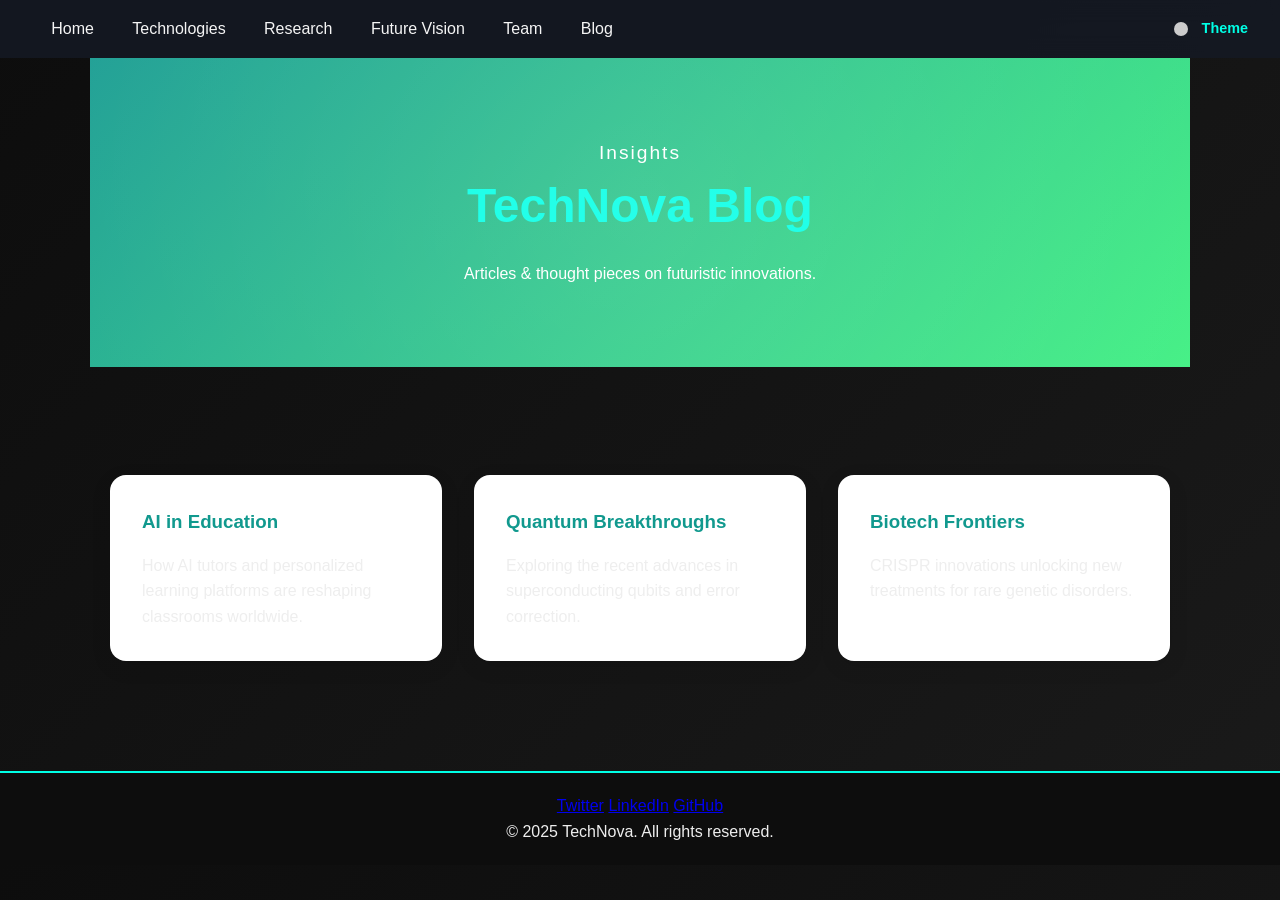
<file: blog.html>
<!DOCTYPE html>
<html lang="en">
<head>
  <meta charset="UTF-8">
  <meta name="viewport" content="width=device-width, initial-scale=1.0">
  <title>TechNova - Blog</title>
  <link rel="stylesheet" href="style.css">
  <style>
        /* === Navbar === */
    nav {
      display: flex;
      justify-content: center;
      align-items: center;
      background: rgba(20, 25, 35, 0.9);
      padding: 1rem 2rem;
      backdrop-filter: blur(12px);
      position: sticky;
      top: 0;
      z-index: 1000;
      animation: slideDown 1s ease forwards;
    }
    nav a {
      margin: 0 1.2rem;
      text-decoration: none;
      color: #f5f5f5;
      font-weight: 500;
      transition: color 0.3s ease, transform 0.2s;
      position: relative;
    }
    nav a::after {
      content: "";
      position: absolute;
      bottom: -5px;
      left: 0;
      width: 0%;
      height: 2px;
      background: #00d1ff;
      transition: width 0.3s;
    }
    nav a:hover {
      color: #00d1ff;
      transform: translateY(-2px);
    }
    nav a:hover::after {
      width: 100%;
    }

        /* Theme switch */
    .theme-switch {
      margin-left: auto;
      color: #ccc;
      cursor: pointer;
      font-size: 0.9rem;
    }
    .toggle-icon {
      display: inline-block;
      width: 14px;
      height: 14px;
      background: #ccc;
      border-radius: 50%;
      margin-right: 6px;
      transition: background 0.3s;
    }
    #theme-toggle:checked ~ nav .toggle-icon {
      background: #ffd93b;
    }
    #theme-toggle:checked ~ nav {
      background: rgba(245, 245, 245, 0.9);
    }
    #theme-toggle:checked ~ nav a {
      color: #222;
    }
    #theme-toggle:checked ~ .hero,
    #theme-toggle:checked ~ .tech-showcase,
    #theme-toggle:checked ~ footer {
      background: #fff;
      color: #222;
    }
    
    /* ===== Hero Styling ===== */
    .hero {
      background: linear-gradient(135deg, #11998e, #38ef7d);
      color: #fff;
      text-align: center;
      padding: 5rem 2rem;
      position: relative;
      overflow: hidden;
    }
    .hero::before {
      content: "";
      position: absolute;
      width: 300%;
      height: 300%;
      top: -100%;
      left: -100%;
      background: radial-gradient(circle, rgba(255,255,255,0.15) 0%, transparent 70%);
      animation: heroGlow 12s linear infinite;
    }
    @keyframes heroGlow {
      0% { transform: translate(0, 0); }
      50% { transform: translate(20%, 20%); }
      100% { transform: translate(0, 0); }
    }
    .hero-title {
      font-size: 3rem;
      margin-bottom: 1rem;
      animation: fadeInDown 1s ease-in-out;
    }
    .hero-subtitle {
      font-size: 1.2rem;
      letter-spacing: 2px;
      animation: fadeInUp 1s ease-in-out;
    }
    .hero-description {
      font-size: 1rem;
      margin-top: 1rem;
      animation: fadeIn 1.5s ease-in-out;
    }

    /* ===== Blog Grid Styling ===== */
    .tech-grid {
      display: grid;
      grid-template-columns: repeat(auto-fit, minmax(280px, 1fr));
      gap: 2rem;
      margin-top: 3rem;
    }
    .tech-card {
      background: var(--card-bg, #fff);
      border-radius: 16px;
      padding: 2rem;
      box-shadow: 0 6px 20px rgba(0,0,0,0.1);
      transition: all 0.4s ease;
      opacity: 0;
      transform: translateY(40px);
      animation: fadeUp 1s ease forwards;
    }
    .tech-card h3 {
      margin-bottom: 1rem;
      color: var(--accent, #11998e);
    }
    .tech-card p {
      line-height: 1.6;
    }
    .tech-card:hover {
      transform: translateY(-10px) scale(1.03);
      background: var(--accent, #11998e);
      color: #fff;
    }
    .tech-card:hover h3 {
      color: #fff;
    }

    /* Animation Keyframes */
    @keyframes fadeUp {
      0% { opacity: 0; transform: translateY(50px); }
      100% { opacity: 1; transform: translateY(0); }
    }
    @keyframes fadeIn {
      0% { opacity: 0; }
      100% { opacity: 1; }
    }
    @keyframes fadeInUp {
      0% { opacity: 0; transform: translateY(30px); }
      100% { opacity: 1; transform: translateY(0); }
    }
    @keyframes fadeInDown {
      0% { opacity: 0; transform: translateY(-30px); }
      100% { opacity: 1; transform: translateY(0); }
    }
  </style>
</head>
<body>
  <!-- Navbar -->
  <input type="checkbox" id="theme-toggle" hidden>
  <nav>
      <a href="index.html">Home</a>
      <a href="technologies.html">Technologies</a>
      <a href="research.html">Research</a>
      <a href="future.html">Future Vision</a>
      <a href="team.html">Team</a>
      <a href="blog.html">Blog</a>

    <!-- Theme Switch -->
    <div class="theme-switch">
      <label for="theme-toggle">
        <span class="toggle-icon"></span> Theme
      </label>
    </div>
  </nav>

  <!-- Hero -->
  <section class="hero">
    <div>
      <p class="hero-subtitle">Insights</p>
      <h1 class="hero-title">TechNova Blog</h1>
      <p class="hero-description">Articles & thought pieces on futuristic innovations.</p>
    </div>
  </section>

  <!-- Blog Section -->
  <section class="about-section">
    <div class="container">
      <div class="tech-grid">
        <div class="tech-card"><h3>AI in Education</h3><p>How AI tutors and personalized learning platforms are reshaping classrooms worldwide.</p></div>
        <div class="tech-card"><h3>Quantum Breakthroughs</h3><p>Exploring the recent advances in superconducting qubits and error correction.</p></div>
        <div class="tech-card"><h3>Biotech Frontiers</h3><p>CRISPR innovations unlocking new treatments for rare genetic disorders.</p></div>
      </div>
    </div>
  </section>

  <!-- Footer -->
  <footer>
    <div class="footer-links">
      <a href="#">Twitter</a>
      <a href="#">LinkedIn</a>
      <a href="#">GitHub</a>
    </div>
    <div class="footer-copy">© 2025 TechNova. All rights reserved.</div>
  </footer>
</body>
</html>
</file>
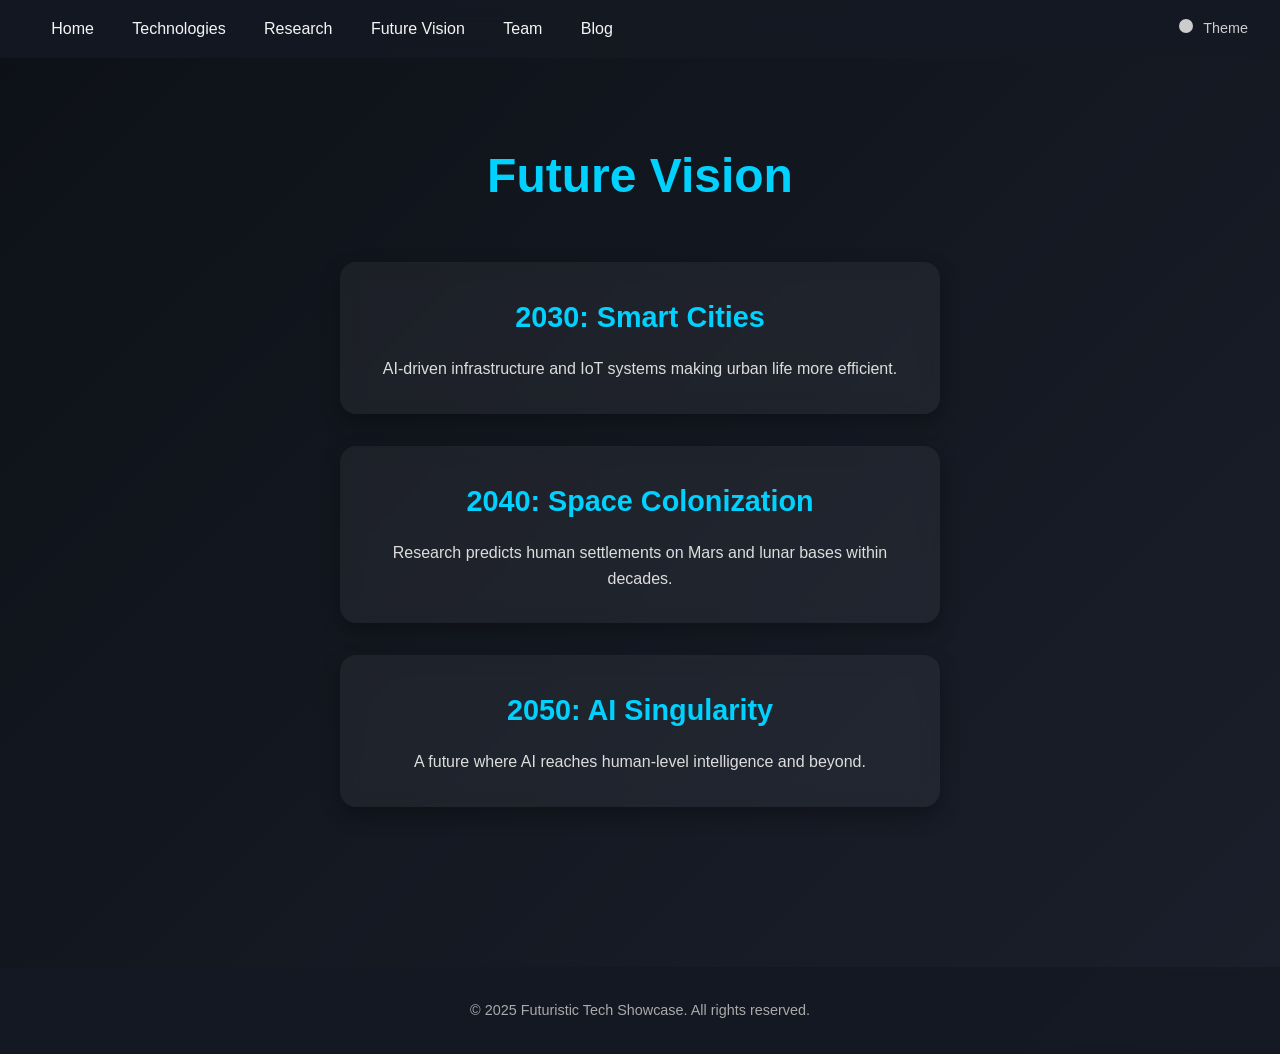
<file: future.html>
<!DOCTYPE html>
<html lang="en">
<head>
  <meta charset="UTF-8">
  <meta name="viewport" content="width=device-width, initial-scale=1.0">
  <title>Future Vision</title>
  <style>
    /* ===== Reset ===== */
    * {
      margin: 0;
      padding: 0;
      box-sizing: border-box;
    }
    body {
      font-family: "Segoe UI", sans-serif;
      line-height: 1.6;
      background: linear-gradient(135deg, #0d1117, #1a1f2b);
      color: #f5f5f5;
      transition: background 0.4s ease, color 0.4s ease;
    }

    /* ===== Navbar ===== */
    nav {
      display: flex;
      justify-content: center;
      align-items: center;
      background: rgba(20, 25, 35, 0.9);
      padding: 1rem 2rem;
      backdrop-filter: blur(12px);
      position: sticky;
      top: 0;
      z-index: 1000;
      animation: slideDown 1s ease forwards;
    }
    nav a {
      margin: 0 1.2rem;
      text-decoration: none;
      color: #f5f5f5;
      font-weight: 500;
      transition: color 0.3s ease, transform 0.2s;
      position: relative;
    }
    nav a::after {
      content: "";
      position: absolute;
      bottom: -5px;
      left: 0;
      width: 0%;
      height: 2px;
      background: #00d1ff;
      transition: width 0.3s;
    }
    nav a:hover {
      color: #00d1ff;
      transform: translateY(-2px);
    }
    nav a:hover::after {
      width: 100%;
    }

    /* Theme switch */
    .theme-switch {
      margin-left: auto;
      color: #ccc;
      cursor: pointer;
      font-size: 0.9rem;
    }
    .toggle-icon {
      display: inline-block;
      width: 14px;
      height: 14px;
      background: #ccc;
      border-radius: 50%;
      margin-right: 6px;
      transition: background 0.3s;
    }
    #theme-toggle:checked ~ nav .toggle-icon {
      background: #ffd93b;
    }
    #theme-toggle:checked ~ nav {
      background: rgba(245, 245, 245, 0.9);
    }
    #theme-toggle:checked ~ nav a {
      color: #222;
    }
    #theme-toggle:checked ~ section,
    #theme-toggle:checked ~ footer {
      background: #fff;
      color: #222;
    }

    /* ===== Section ===== */
    section {
      padding: 5rem 2rem;
      text-align: center;
      animation: fadeIn 1.2s ease forwards;
    }
    section h1 {
      font-size: 3rem;
      margin-bottom: 3rem;
      color: #00d1ff;
      animation: slideUp 1s ease;
    }

    /* ===== Cards ===== */
    .card {
      background: rgba(255, 255, 255, 0.05);
      border-radius: 16px;
      padding: 2rem;
      margin: 2rem auto;
      max-width: 600px;
      text-align: center;
      box-shadow: 0 8px 20px rgba(0, 0, 0, 0.3);
      backdrop-filter: blur(10px);
      transition: transform 0.3s ease, box-shadow 0.3s;
      opacity: 0;
      animation: fadeUp 1s forwards;
    }
    .card:nth-child(2) { animation-delay: 0.3s; }
    .card:nth-child(3) { animation-delay: 0.6s; }
    .card:hover {
      transform: translateY(-12px) scale(1.03);
      box-shadow: 0 12px 25px rgba(0, 209, 255, 0.4);
    }
    .card h2 {
      font-size: 1.8rem;
      margin-bottom: 1rem;
      color: #00d1ff;
    }
    .card p {
      font-size: 1rem;
      color: #ddd;
    }

    /* ===== Footer ===== */
    footer {
      text-align: center;
      padding: 2rem;
      background: rgba(20, 25, 35, 0.9);
      backdrop-filter: blur(10px);
      margin-top: 3rem;
      animation: fadeIn 1.5s ease forwards;
    }
    footer p {
      color: #aaa;
      font-size: 0.9rem;
    }

    /* ===== Animations ===== */
    @keyframes slideDown {
      from { transform: translateY(-100%); }
      to { transform: translateY(0); }
    }
    @keyframes fadeIn {
      from { opacity: 0; }
      to { opacity: 1; }
    }
    @keyframes slideUp {
      from { transform: translateY(40px); opacity: 0; }
      to { transform: translateY(0); opacity: 1; }
    }
    @keyframes fadeUp {
      from { transform: translateY(40px); opacity: 0; }
      to { transform: translateY(0); opacity: 1; }
    }
  </style>
</head>
<body>

  <!-- Navbar -->
  <input type="checkbox" id="theme-toggle" hidden>
  <nav>
    <a href="index.html">Home</a>
    <a href="technologies.html">Technologies</a>
    <a href="research.html">Research</a>
    <a href="future.html">Future Vision</a>
    <a href="team.html">Team</a>
    <a href="blog.html">Blog</a>
    <div class="theme-switch">
      <label for="theme-toggle">
        <span class="toggle-icon"></span> Theme
      </label>
    </div>
  </nav>

  <!-- Content -->
  <section>
    <h1>Future Vision</h1>
    <div class="card">
      <h2>2030: Smart Cities</h2>
      <p>AI-driven infrastructure and IoT systems making urban life more efficient.</p>
    </div>
    <div class="card">
      <h2>2040: Space Colonization</h2>
      <p>Research predicts human settlements on Mars and lunar bases within decades.</p>
    </div>
    <div class="card">
      <h2>2050: AI Singularity</h2>
      <p>A future where AI reaches human-level intelligence and beyond.</p>
    </div>
  </section>

  <footer>
    <p>© 2025 Futuristic Tech Showcase. All rights reserved.</p>
  </footer>

</body>
</html>
</file>
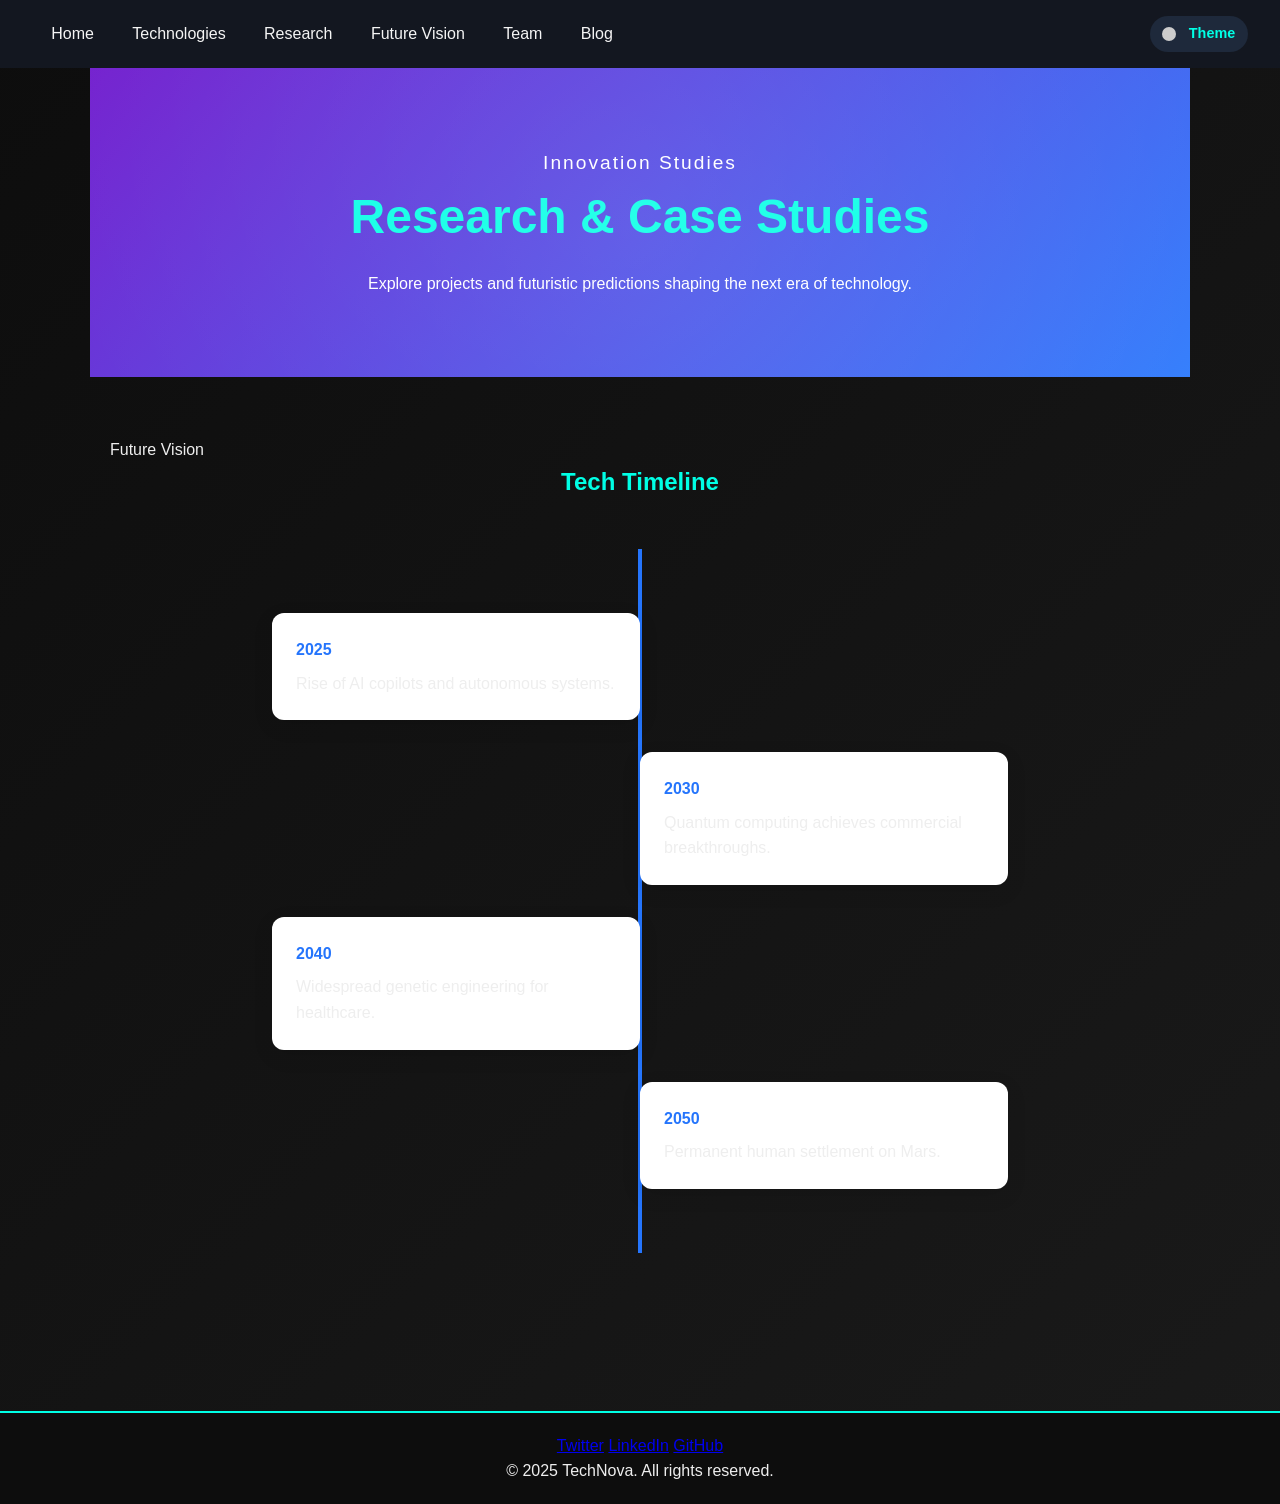
<file: research.html>
<!DOCTYPE html>
<html lang="en">
<head>
  <meta charset="UTF-8">
  <meta name="viewport" content="width=device-width, initial-scale=1.0">
  <title>TechNova - Research</title>
  <link rel="stylesheet" href="style.css">
  <style>
        nav {
      display: flex;
      justify-content: center;
      align-items: center;
      background: rgba(20, 25, 35, 0.9);
      padding: 1rem 2rem;
      backdrop-filter: blur(12px);
      position: sticky;
      top: 0;
      z-index: 1000;
      animation: slideDown 1s ease forwards;
    }
    nav a {
      margin: 0 1.2rem;
      text-decoration: none;
      color: #f5f5f5;
      font-weight: 500;
      transition: color 0.3s ease, transform 0.2s;
      position: relative;
    }
    nav a::after {
      content: "";
      position: absolute;
      bottom: -5px;
      left: 0;
      width: 0%;
      height: 2px;
      background: #00d1ff;
      transition: width 0.3s;
    }
    nav a:hover {
      color: #00d1ff;
      transform: translateY(-2px);
    }
    nav a:hover::after {
      width: 100%;
    }

    .theme-switch label {
      cursor: pointer;
      font-size: 0.9rem;
      background: #1e293b;
      padding: 0.4rem 0.8rem;
      border-radius: 20px;
      display: flex;
      align-items: center;
      gap: 0.4rem;
      transition: background 0.3s;
      animation: fadeIn 1.2s ease;
    }

    .theme-switch label:hover {
      background: #334155;
    }

    .toggle-icon {
      width: 14px;
      height: 14px;
      background: #38bdf8;
      border-radius: 50%;
      display: inline-block;
      transition: transform 0.3s;
    }

        /* Theme switch */
    .theme-switch {
      margin-left: auto;
      color: #ccc;
      cursor: pointer;
      font-size: 0.9rem;
    }
    .toggle-icon {
      display: inline-block;
      width: 14px;
      height: 14px;
      background: #ccc;
      border-radius: 50%;
      margin-right: 6px;
      transition: background 0.3s;
    }
    #theme-toggle:checked ~ nav .toggle-icon {
      background: #ffd93b;
    }
    #theme-toggle:checked ~ nav {
      background: rgba(245, 245, 245, 0.9);
    }
    #theme-toggle:checked ~ nav a {
      color: #222;
    }
    #theme-toggle:checked ~ .hero,
    #theme-toggle:checked ~ .tech-showcase,
    #theme-toggle:checked ~ footer {
      background: #fff;
      color: #222;
    }
    
    /* ===== Hero Styling ===== */
    .hero {
      background: linear-gradient(135deg, #6a11cb, #2575fc);
      color: #fff;
      text-align: center;
      padding: 5rem 2rem;
      position: relative;
      overflow: hidden;
    }
    .hero::before {
      content: "";
      position: absolute;
      width: 300%;
      height: 300%;
      top: -100%;
      left: -100%;
      background: radial-gradient(circle, rgba(255,255,255,0.15) 0%, transparent 70%);
      animation: heroGlow 12s linear infinite;
    }
    @keyframes heroGlow {
      0% { transform: translate(0, 0); }
      50% { transform: translate(20%, 20%); }
      100% { transform: translate(0, 0); }
    }
    .hero-title {
      font-size: 3rem;
      margin-bottom: 1rem;
      animation: fadeInDown 1s ease-in-out;
    }
    .hero-subtitle {
      font-size: 1.2rem;
      letter-spacing: 2px;
      animation: fadeInUp 1s ease-in-out;
    }
    .hero-description {
      font-size: 1rem;
      margin-top: 1rem;
      animation: fadeIn 1.5s ease-in-out;
    }

    /* ===== Timeline Styling ===== */
    .timeline {
      position: relative;
      max-width: 800px;
      margin: 3rem auto;
      padding: 2rem;
    }
    .timeline::before {
      content: "";
      position: absolute;
      top: 0;
      left: 50%;
      width: 4px;
      height: 100%;
      background: var(--accent, #2575fc);
      transform: translateX(-50%);
    }
    .timeline-item {
      position: relative;
      width: 50%;
      padding: 1.5rem;
      background: var(--card-bg, #fff);
      border-radius: 12px;
      margin: 2rem 0;
      box-shadow: 0 6px 20px rgba(0,0,0,0.1);
      animation: fadeUp 1s ease forwards;
      opacity: 0;
    }
    .timeline-item span {
      font-weight: bold;
      color: var(--accent, #2575fc);
      display: block;
      margin-bottom: .5rem;
    }
    .timeline-item:nth-child(odd) {
      left: 0;
      transform: translateX(-60%);
    }
    .timeline-item:nth-child(even) {
      left: 50%;
      transform: translateX(10%);
    }
    .timeline-item:hover {
      transform: scale(1.05);
      background: var(--accent, #2575fc);
      color: #fff;
      transition: all 0.3s ease;
    }

    /* Animation Keyframes */
    @keyframes fadeUp {
      0% { opacity: 0; transform: translateY(50px); }
      100% { opacity: 1; transform: translateY(0); }
    }
    @keyframes fadeIn {
      0% { opacity: 0; }
      100% { opacity: 1; }
    }
    @keyframes fadeInUp {
      0% { opacity: 0; transform: translateY(30px); }
      100% { opacity: 1; transform: translateY(0); }
    }
    @keyframes fadeInDown {
      0% { opacity: 0; transform: translateY(-30px); }
      100% { opacity: 1; transform: translateY(0); }
    }
  </style>
</head>
<body>
  <!-- Navbar -->
  <input type="checkbox" id="theme-toggle" hidden>
  <nav>
    <a href="index.html">Home</a>
    <a href="technologies.html">Technologies</a>
    <a href="research.html">Research</a>
    <a href="future.html">Future Vision</a>
    <a href="team.html">Team</a>
    <a href="blog.html">Blog</a>
    <div class="theme-switch">
      <label for="theme-toggle">
        <span class="toggle-icon"></span> Theme
      </label>
    </div>
  </nav>

  <!-- Hero -->
  <section class="hero">
    <div>
      <p class="hero-subtitle">Innovation Studies</p>
      <h1 class="hero-title">Research & Case Studies</h1>
      <p class="hero-description">Explore projects and futuristic predictions shaping the next era of technology.</p>
    </div>
  </section>

  <!-- Timeline -->
  <section class="about-section">
    <div class="container">
      <div class="section-header">
        <span class="section-subtitle">Future Vision</span>
        <h2 class="section-title">Tech Timeline</h2>
      </div>
      <div class="timeline">
        <div class="timeline-item"><span>2025</span> Rise of AI copilots and autonomous systems.</div>
        <div class="timeline-item"><span>2030</span> Quantum computing achieves commercial breakthroughs.</div>
        <div class="timeline-item"><span>2040</span> Widespread genetic engineering for healthcare.</div>
        <div class="timeline-item"><span>2050</span> Permanent human settlement on Mars.</div>
      </div>
    </div>
  </section>

  <!-- Footer -->
  <footer>
    <div class="footer-links">
      <a href="#">Twitter</a>
      <a href="#">LinkedIn</a>
      <a href="#">GitHub</a>
    </div>
    <div class="footer-copy">© 2025 TechNova. All rights reserved.</div>
  </footer>
</body>
</html>
</file>
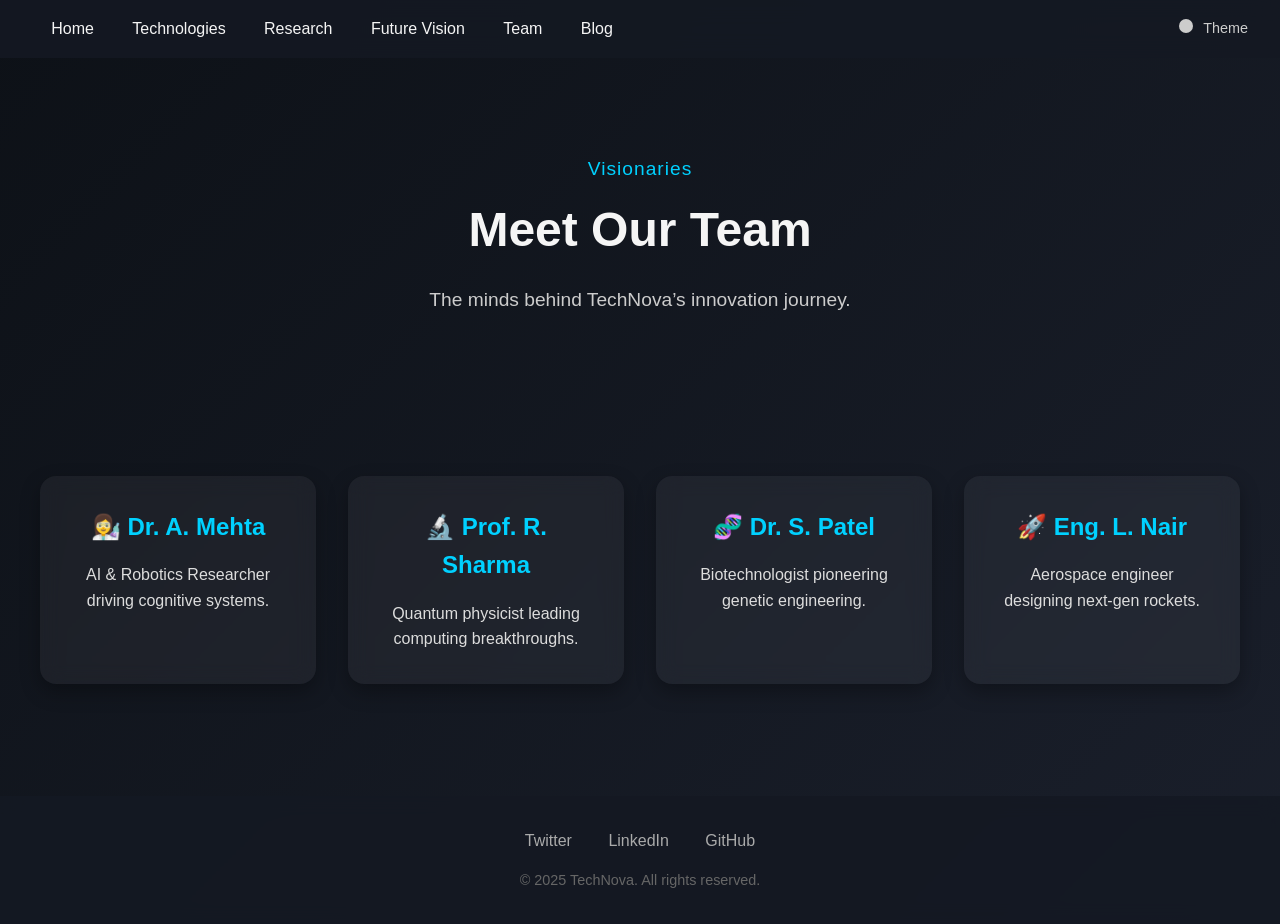
<file: team.html>
<!DOCTYPE html>
<html lang="en">
<head>
  <meta charset="UTF-8">
  <meta name="viewport" content="width=device-width, initial-scale=1.0">
  <title>TechNova - Our Team</title>
  <style>
    /* ===== Base Reset ===== */
    * {
      margin: 0;
      padding: 0;
      box-sizing: border-box;
    }
    body {
      font-family: "Segoe UI", sans-serif;
      line-height: 1.6;
      background: linear-gradient(135deg, #0d1117, #1a1f2b);
      color: #f5f5f5;
      transition: background 0.3s, color 0.3s;
    }

    /* ===== Navbar ===== */
    nav {
      display: flex;
      justify-content: center;
      align-items: center;
      background: rgba(20, 25, 35, 0.9);
      padding: 1rem 2rem;
      backdrop-filter: blur(12px);
      position: sticky;
      top: 0;
      z-index: 1000;
      animation: slideDown 1s ease forwards;
    }
    nav a {
      margin: 0 1.2rem;
      text-decoration: none;
      color: #f5f5f5;
      font-weight: 500;
      transition: color 0.3s ease, transform 0.2s;
      position: relative;
    }
    nav a::after {
      content: "";
      position: absolute;
      bottom: -5px;
      left: 0;
      width: 0%;
      height: 2px;
      background: #00d1ff;
      transition: width 0.3s;
    }
    nav a:hover {
      color: #00d1ff;
      transform: translateY(-2px);
    }
    nav a:hover::after {
      width: 100%;
    }

    /* Theme switch */
    .theme-switch {
      margin-left: auto;
      color: #ccc;
      cursor: pointer;
      font-size: 0.9rem;
    }
    .toggle-icon {
      display: inline-block;
      width: 14px;
      height: 14px;
      background: #ccc;
      border-radius: 50%;
      margin-right: 6px;
      transition: background 0.3s;
    }
    #theme-toggle:checked ~ nav .toggle-icon {
      background: #ffd93b;
    }
    #theme-toggle:checked ~ nav {
      background: rgba(245, 245, 245, 0.9);
    }
    #theme-toggle:checked ~ nav a {
      color: #222;
    }
    #theme-toggle:checked ~ .hero,
    #theme-toggle:checked ~ .tech-showcase,
    #theme-toggle:checked ~ footer {
      background: #fff;
      color: #222;
    }

    /* ===== Hero ===== */
    .hero {
      text-align: center;
      padding: 6rem 2rem;
      animation: fadeIn 1.2s ease forwards;
    }
    .hero-subtitle {
      font-size: 1.2rem;
      color: #00d1ff;
      margin-bottom: 0.5rem;
      letter-spacing: 1px;
    }
    .hero-title {
      font-size: 3rem;
      margin-bottom: 1rem;
      animation: slideUp 1s ease;
    }
    .hero-description {
      font-size: 1.2rem;
      color: #ccc;
      max-width: 600px;
      margin: 0 auto;
    }

    /* ===== Team Cards ===== */
    .tech-showcase {
      padding: 4rem 2rem;
    }
    .container {
      max-width: 1200px;
      margin: auto;
    }
    .tech-grid {
      display: grid;
      grid-template-columns: repeat(auto-fit, minmax(250px, 1fr));
      gap: 2rem;
    }
    .tech-card {
      background: rgba(255, 255, 255, 0.05);
      border-radius: 16px;
      padding: 2rem;
      text-align: center;
      box-shadow: 0 8px 20px rgba(0, 0, 0, 0.3);
      backdrop-filter: blur(10px);
      transition: transform 0.3s ease, box-shadow 0.3s;
      opacity: 0;
      animation: fadeUp 1s forwards;
    }
    .tech-card:nth-child(1) { animation-delay: 0.2s; }
    .tech-card:nth-child(2) { animation-delay: 0.4s; }
    .tech-card:nth-child(3) { animation-delay: 0.6s; }
    .tech-card:nth-child(4) { animation-delay: 0.8s; }
    .tech-card:hover {
      transform: translateY(-12px) scale(1.05);
      box-shadow: 0 12px 25px rgba(0, 209, 255, 0.4);
    }
    .tech-card h3 {
      font-size: 1.5rem;
      margin-bottom: 1rem;
      color: #00d1ff;
    }
    .tech-card p {
      font-size: 1rem;
      color: #ddd;
    }

    /* ===== Footer ===== */
    footer {
      text-align: center;
      padding: 2rem;
      background: rgba(20, 25, 35, 0.9);
      backdrop-filter: blur(10px);
      margin-top: 3rem;
    }
    .footer-links a {
      margin: 0 1rem;
      text-decoration: none;
      color: #aaa;
      transition: color 0.3s;
    }
    .footer-links a:hover {
      color: #00d1ff;
    }
    .footer-copy {
      margin-top: 1rem;
      font-size: 0.9rem;
      color: #666;
    }

    /* ===== Animations ===== */
    @keyframes slideDown {
      from { transform: translateY(-100%); }
      to { transform: translateY(0); }
    }
    @keyframes fadeIn {
      from { opacity: 0; }
      to { opacity: 1; }
    }
    @keyframes slideUp {
      from { transform: translateY(40px); opacity: 0; }
      to { transform: translateY(0); opacity: 1; }
    }
    @keyframes fadeUp {
      from { transform: translateY(40px); opacity: 0; }
      to { transform: translateY(0); opacity: 1; }
    }
  </style>
</head>
<body>
  <!-- Navbar -->
  <input type="checkbox" id="theme-toggle" hidden>
  <nav>
    <a href="index.html">Home</a>
    <a href="technologies.html">Technologies</a>
    <a href="research.html">Research</a>
    <a href="future.html">Future Vision</a>
    <a href="team.html">Team</a>
    <a href="blog.html">Blog</a>

    <!-- Theme Switch -->
    <div class="theme-switch">
      <label for="theme-toggle">
        <span class="toggle-icon"></span> Theme
      </label>
    </div>
  </nav>

  <!-- Hero -->
  <section class="hero">
    <div>
      <p class="hero-subtitle">Visionaries</p>
      <h1 class="hero-title">Meet Our Team</h1>
      <p class="hero-description">The minds behind TechNova’s innovation journey.</p>
    </div>
  </section>

  <!-- Team Section -->
  <section class="tech-showcase">
    <div class="container">
      <div class="tech-grid">
        <div class="tech-card"><h3>👩‍🔬 Dr. A. Mehta</h3><p>AI & Robotics Researcher driving cognitive systems.</p></div>
        <div class="tech-card"><h3>🔬 Prof. R. Sharma</h3><p>Quantum physicist leading computing breakthroughs.</p></div>
        <div class="tech-card"><h3>🧬 Dr. S. Patel</h3><p>Biotechnologist pioneering genetic engineering.</p></div>
        <div class="tech-card"><h3>🚀 Eng. L. Nair</h3><p>Aerospace engineer designing next-gen rockets.</p></div>
      </div>
    </div>
  </section>

  <!-- Footer -->
  <footer>
    <div class="footer-links">
      <a href="#">Twitter</a>
      <a href="#">LinkedIn</a>
      <a href="#">GitHub</a>
    </div>
    <div class="footer-copy">© 2025 TechNova. All rights reserved.</div>
  </footer>
</body>
</html>
</file>
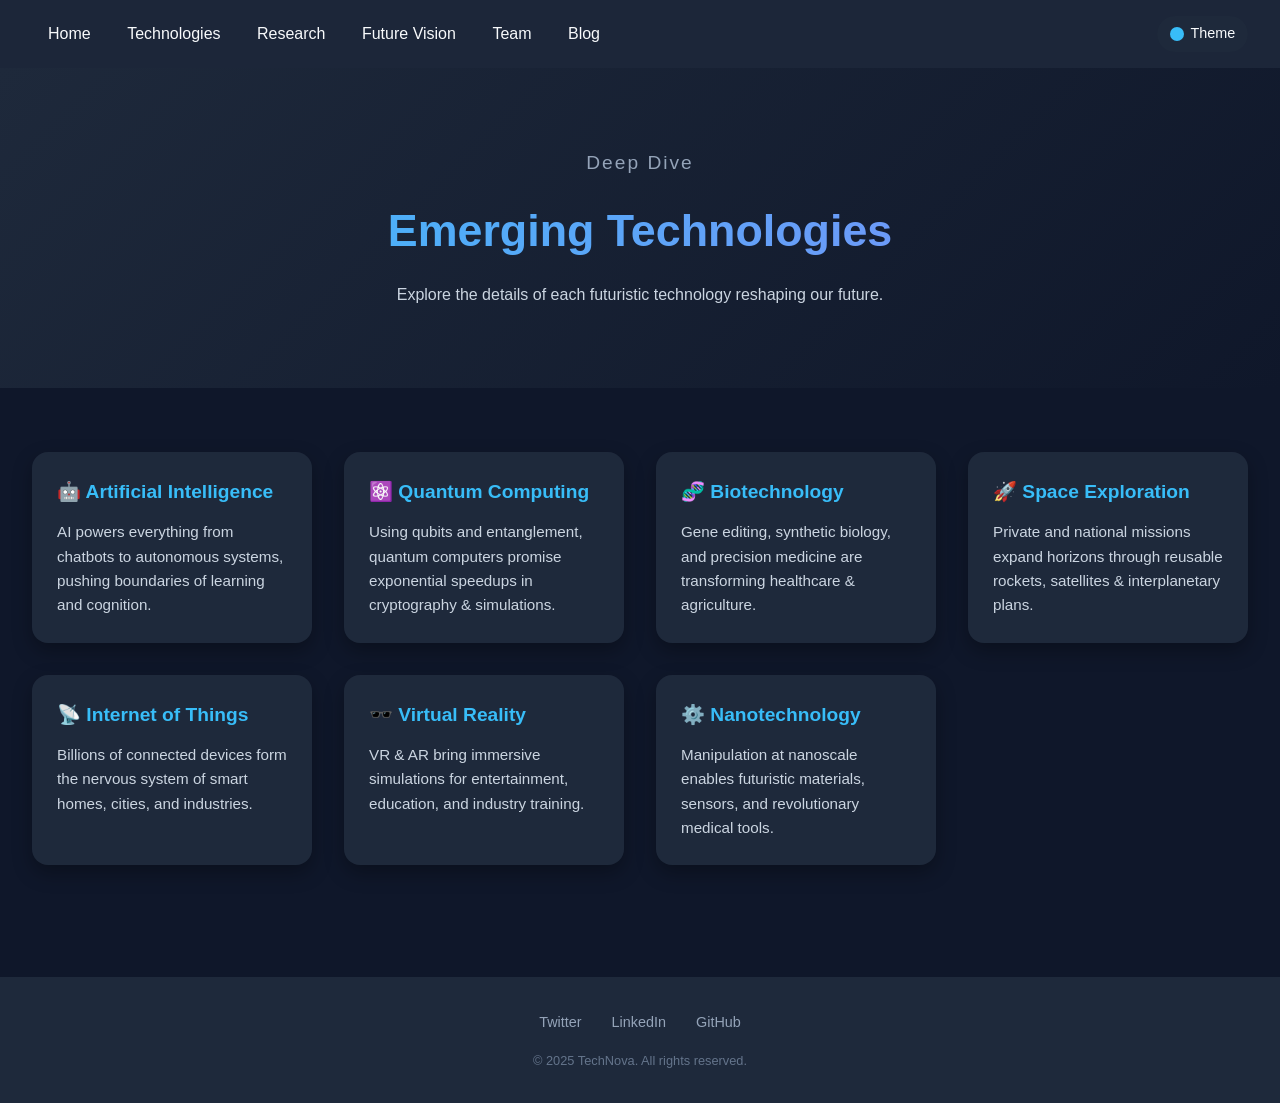
<file: technologies.html>
<!DOCTYPE html>
<html lang="en">
<head>
  <meta charset="UTF-8">
  <meta name="viewport" content="width=device-width, initial-scale=1.0">
  <title>TechNova - Technologies</title>

  <style>
    /* === Base Reset === */
    * {
      margin: 0;
      padding: 0;
      box-sizing: border-box;
    }

    body {
      font-family: "Segoe UI", Tahoma, Geneva, Verdana, sans-serif;
      line-height: 1.6;
      background: #0f172a;
      color: #f8fafc;
      transition: background 0.4s ease, color 0.4s ease;
      overflow-x: hidden;
    }

    a {
      text-decoration: none;
      color: inherit;
    }

    /* === Navbar === */
    nav {
      display: flex;
      justify-content: space-between;
      align-items: center;
      background: rgba(30, 41, 59, 0.9);
      padding: 1rem 2rem;
      position: sticky;
      top: 0;
      z-index: 1000;
      backdrop-filter: blur(10px);
      animation: slideDown 0.8s ease;
    }

    nav a {
      margin: 0 1rem;
      font-weight: 500;
      transition: color 0.3s, transform 0.3s;
    }

    nav a:hover {
      color: #38bdf8;
      transform: translateY(-2px);
    }

    .theme-switch label {
      cursor: pointer;
      font-size: 0.9rem;
      background: #1e293b;
      padding: 0.4rem 0.8rem;
      border-radius: 20px;
      display: flex;
      align-items: center;
      gap: 0.4rem;
      transition: background 0.3s;
      animation: fadeIn 1.2s ease;
    }

    .theme-switch label:hover {
      background: #334155;
    }

    .toggle-icon {
      width: 14px;
      height: 14px;
      background: #38bdf8;
      border-radius: 50%;
      display: inline-block;
      transition: transform 0.3s;
    }

    /* === Hero Section === */
    .hero {
      text-align: center;
      padding: 5rem 2rem;
      background: linear-gradient(135deg, #1e293b, #0f172a);
      color: #e2e8f0;
      animation: fadeIn 1.2s ease;
    }

    .hero-title {
      font-size: 2.8rem;
      margin: 1rem 0;
      background: linear-gradient(90deg, #38bdf8, #818cf8);
      -webkit-background-clip: text;
      -webkit-text-fill-color: transparent;
      animation: fadeUp 1.5s ease;
    }

    .hero-subtitle {
      font-size: 1.2rem;
      letter-spacing: 2px;
      color: #94a3b8;
      animation: fadeUp 1.3s ease;
    }

    .hero-description {
      font-size: 1rem;
      color: #cbd5e1;
      max-width: 600px;
      margin: 0 auto;
      animation: fadeUp 1.7s ease;
    }

    /* === Tech Showcase === */
    .tech-showcase {
      padding: 4rem 2rem;
      overflow: hidden;
    }

    .tech-grid {
      display: grid;
      grid-template-columns: repeat(auto-fit, minmax(250px, 1fr));
      gap: 2rem;
    }

    .tech-card {
      background: #1e293b;
      padding: 1.5rem;
      border-radius: 16px;
      box-shadow: 0 8px 20px rgba(0, 0, 0, 0.3);
      transition: transform 0.4s, box-shadow 0.4s, border 0.4s;
      border: 1px solid transparent;
      opacity: 0;
      transform: translateY(40px);
      animation: fadeUpCard 0.8s ease forwards;
    }

    .tech-card:nth-child(1) { animation-delay: 0.2s; }
    .tech-card:nth-child(2) { animation-delay: 0.4s; }
    .tech-card:nth-child(3) { animation-delay: 0.6s; }
    .tech-card:nth-child(4) { animation-delay: 0.8s; }
    .tech-card:nth-child(5) { animation-delay: 1s; }
    .tech-card:nth-child(6) { animation-delay: 1.2s; }
    .tech-card:nth-child(7) { animation-delay: 1.4s; }

    .tech-card:hover {
      transform: translateY(-12px) scale(1.03);
      box-shadow: 0 12px 30px rgba(56, 189, 248, 0.4);
      border: 1px solid #38bdf8;
    }

    .tech-card h3 {
      font-size: 1.2rem;
      margin-bottom: 0.8rem;
      color: #38bdf8;
    }

    .tech-card p {
      font-size: 0.95rem;
      color: #cbd5e1;
    }

    /* === Footer === */
    footer {
      background: #1e293b;
      padding: 2rem;
      text-align: center;
      margin-top: 3rem;
      animation: fadeIn 1.5s ease;
    }

    .footer-links {
      margin-bottom: 1rem;
    }

    .footer-links a {
      margin: 0 0.8rem;
      font-size: 0.9rem;
      color: #94a3b8;
      transition: color 0.3s, transform 0.3s;
    }

    .footer-links a:hover {
      color: #38bdf8;
      transform: scale(1.1);
    }

    .footer-copy {
      font-size: 0.8rem;
      color: #64748b;
    }

    /* === Animations === */
    @keyframes fadeIn {
      from { opacity: 0; }
      to { opacity: 1; }
    }

    @keyframes fadeUp {
      from { opacity: 0; transform: translateY(20px); }
      to { opacity: 1; transform: translateY(0); }
    }

    @keyframes fadeUpCard {
      from { opacity: 0; transform: translateY(40px); }
      to { opacity: 1; transform: translateY(0); }
    }

    @keyframes slideDown {
      from { opacity: 0; transform: translateY(-40px); }
      to { opacity: 1; transform: translateY(0); }
    }

    /* === Light Theme === */
    #theme-toggle:checked ~ nav,
    #theme-toggle:checked ~ .hero,
    #theme-toggle:checked ~ .tech-showcase,
    #theme-toggle:checked ~ footer {
      background: #f8fafc;
      color: #1e293b;
    }

    #theme-toggle:checked ~ nav a {
      color: #1e293b;
    }

    #theme-toggle:checked ~ .hero-title {
      background: linear-gradient(90deg, #2563eb, #10b981);
      -webkit-background-clip: text;
      -webkit-text-fill-color: transparent;
    }

    #theme-toggle:checked ~ .tech-showcase .tech-card {
      background: #ffffff;
      color: #1e293b;
      box-shadow: 0 8px 20px rgba(0, 0, 0, 0.1);
    }

    #theme-toggle:checked ~ footer {
      background: #e2e8f0;
      color: #1e293b;
    }
  </style>
</head>
<body>
  <!-- Navbar -->
  <input type="checkbox" id="theme-toggle" hidden>
  <nav>
    <div class="nav-links">
      <a href="index.html">Home</a>
      <a href="technologies.html">Technologies</a>
      <a href="research.html">Research</a>
      <a href="future.html">Future Vision</a>
      <a href="team.html">Team</a>
      <a href="blog.html">Blog</a>
    </div>

    <!-- Theme Switch -->
    <div class="theme-switch">
      <label for="theme-toggle">
        <span class="toggle-icon"></span> Theme
      </label>
    </div>
  </nav>

  <!-- Hero -->
  <section class="hero">
    <div>
      <p class="hero-subtitle">Deep Dive</p>
      <h1 class="hero-title">Emerging Technologies</h1>
      <p class="hero-description">Explore the details of each futuristic technology reshaping our future.</p>
    </div>
  </section>

  <!-- Tech Cards Expanded -->
  <section class="tech-showcase">
    <div class="container">
      <div class="tech-grid">
        <div class="tech-card"><h3>🤖 Artificial Intelligence</h3><p>AI powers everything from chatbots to autonomous systems, pushing boundaries of learning and cognition.</p></div>
        <div class="tech-card"><h3>⚛️ Quantum Computing</h3><p>Using qubits and entanglement, quantum computers promise exponential speedups in cryptography & simulations.</p></div>
        <div class="tech-card"><h3>🧬 Biotechnology</h3><p>Gene editing, synthetic biology, and precision medicine are transforming healthcare & agriculture.</p></div>
        <div class="tech-card"><h3>🚀 Space Exploration</h3><p>Private and national missions expand horizons through reusable rockets, satellites & interplanetary plans.</p></div>
        <div class="tech-card"><h3>📡 Internet of Things</h3><p>Billions of connected devices form the nervous system of smart homes, cities, and industries.</p></div>
        <div class="tech-card"><h3>🕶️ Virtual Reality</h3><p>VR & AR bring immersive simulations for entertainment, education, and industry training.</p></div>
        <div class="tech-card"><h3>⚙️ Nanotechnology</h3><p>Manipulation at nanoscale enables futuristic materials, sensors, and revolutionary medical tools.</p></div>
      </div>
    </div>
  </section>

  <!-- Footer -->
  <footer>
    <div class="footer-links">
      <a href="#">Twitter</a>
      <a href="#">LinkedIn</a>
      <a href="#">GitHub</a>
    </div>
    <div class="footer-copy">© 2025 TechNova. All rights reserved.</div>
  </footer>
</body>
</html>
</file>
<file: style.css>
/* ===== Global Reset ===== */
* {
  margin: 0;
  padding: 0;
  box-sizing: border-box;
}

body {
  font-family: "Poppins", sans-serif;
  background: linear-gradient(135deg, #0d0d0d, #1a1a1a);
  color: #eee;
  line-height: 1.6;
  transition: background 0.5s, color 0.5s;
}

/* ===== Light Mode (Toggle Active) ===== */
#theme-toggle:checked ~ * body {
  background: #f4f4f4;
  color: #222;
}

#theme-toggle:checked ~ * nav {
  background: rgba(255, 255, 255, 0.9);
  border-bottom: 2px solid #0077ff;
}

#theme-toggle:checked ~ * nav a {
  color: #0077ff;
}

#theme-toggle:checked ~ * h1,
#theme-toggle:checked ~ * h2 {
  color: #0077ff;
}

#theme-toggle:checked ~ * .card {
  background: rgba(0, 0, 0, 0.05);
  border: 1px solid rgba(0, 0, 0, 0.1);
}

#theme-toggle:checked ~ * footer {
  background: #ddd;
  border-top: 2px solid #0077ff;
}

#theme-toggle:checked ~ * footer p {
  color: #333;
}

/* ===== Theme Switch ===== */
.theme-switch {
  margin-left: auto;
}

.theme-switch label {
  cursor: pointer;
  display: flex;
  align-items: center;
  gap: 8px;
  font-size: 0.9rem;
  color: #00ffe5;
  font-weight: 600;
}

.theme-switch input {
  display: none;
}

.toggle-icon {
  width: 20px;
  height: 20px;
  border-radius: 50%;
  background: yellow;
  transition: background 0.4s;
}

#theme-toggle:checked + label .toggle-icon {
  background: #333;
}

/* ===== Sections ===== */
section {
  padding: 60px 20px;
  max-width: 1100px;
  margin: auto;
}

h1, h2 {
  text-align: center;
  color: #00ffe5;
  margin-bottom: 20px;
}

/* ===== Cards ===== */
.card {
  background: rgba(255, 255, 255, 0.05);
  border: 1px solid rgba(255, 255, 255, 0.1);
  padding: 20px;
  margin: 15px;
  border-radius: 12px;
  transition: transform 0.3s ease, box-shadow 0.3s ease;
}

.card:hover {
  transform: translateY(-5px) scale(1.02);
  box-shadow: 0px 4px 20px rgba(0, 255, 229, 0.3);
}

/* ===== Footer ===== */
footer {
  background: #0d0d0d;
  padding: 20px;
  text-align: center;
  border-top: 2px solid #00ffe5;
  margin-top: 50px;
}

footer p {
  color: #aaa;
  font-size: 0.9rem;
}
</file>
